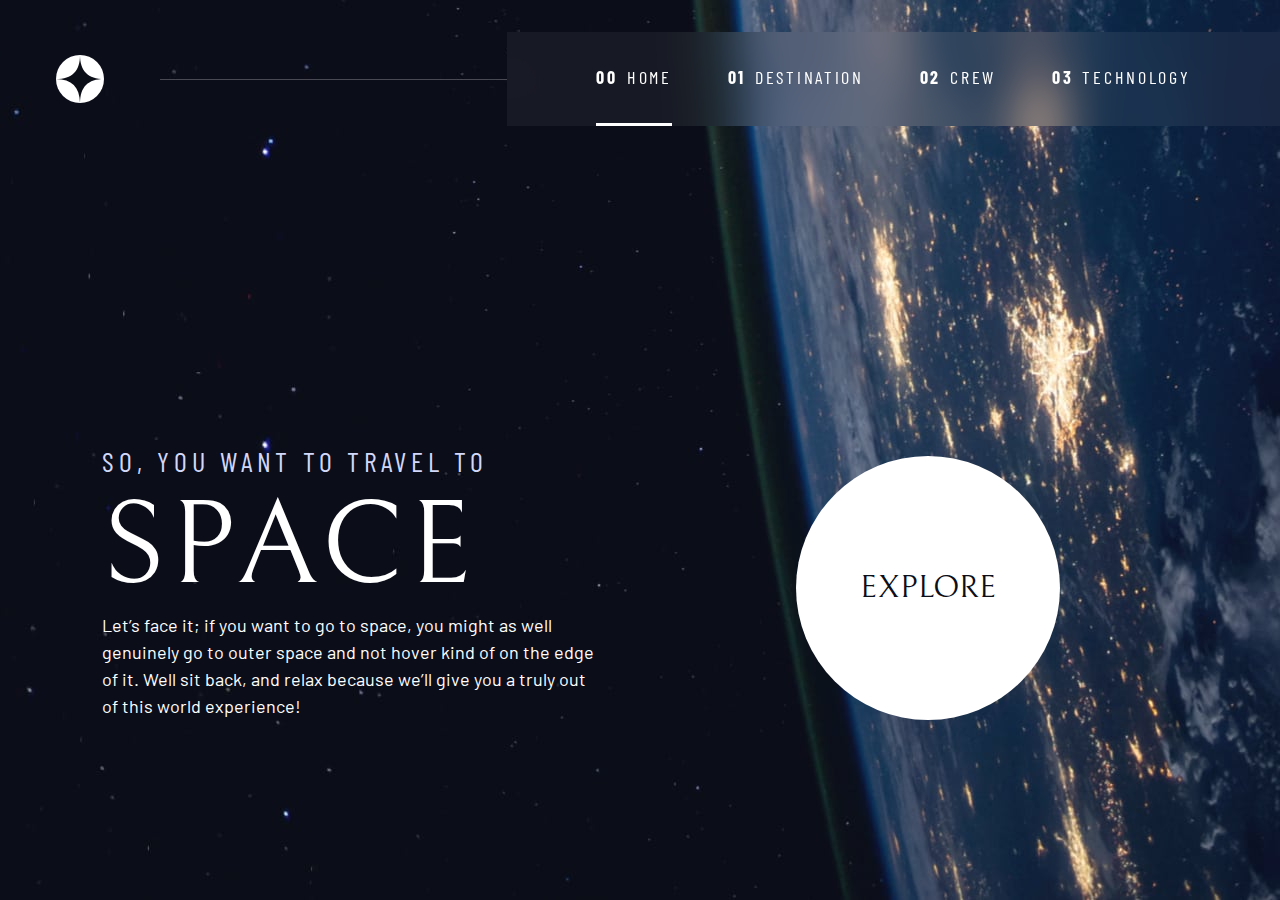
<file: index.html>
<!DOCTYPE html>
<html lang="en">

<head>
    <meta charset="UTF-8">
    <meta http-equiv="X-UA-Compatible" content="IE=edge">
    <meta name="viewport" content="width=device-width, initial-scale=1.0">
    <title>Document</title>
    <link rel="icon" type="image/png" sizes="32x32" href="./assets/favicon-32x32.png">
    <!-- Google fonts -->
    <link rel="preconnect" href="https://fonts.googleapis.com">
    <link rel="preconnect" href="https://fonts.gstatic.com" crossorigin>
    <link
        href="https://fonts.googleapis.com/css2?family=Barlow+Condensed:wght@400;700&family=Bellefair&family=Barlow:wght@400;700&display=swap"
        rel="stylesheet">


    <link rel="stylesheet" href="app.css">
</head>

<body class="home">
    <a class="skip-to-content" href="#main">Skip to content</a>
    <header class="primary-header flex">
        <div>
            <img src="./images/logo.svg" alt="space tourism logo" class="logo">
        </div>
        <button class="mobile-nav-toggle" aria-controls="primary-navigation"><span class="sr-only"
                aria-expanded="false">Menu</span></button>
        <nav>
            <ul id="primary-navigation" data-visible="false" class="primary-navigation underline-indicators flex">
                <li class="active"><a class="ff-sans-cond uppercase text-white letter-spacing-2" href="index.html"><span
                            aria-hidden="true">00</span>Home</a>
                <li><a class="ff-sans-cond uppercase text-white letter-spacing-2" href="destination.html"><span
                            aria-hidden="true">01</span>Destination</a>
                <li><a class="ff-sans-cond uppercase text-white letter-spacing-2" href="crew.html"><span
                            aria-hidden="true">02</span>Crew</a>
                <li><a class="ff-sans-cond uppercase text-white letter-spacing-2" href="technology.html"><span
                            aria-hidden="true">03</span>Technology</a>
            </ul>
        </nav>
    </header>

    <main id="main" class="grid-container grid-container--home">
        <div>
            <h1 class="text-accent fs-500 ff-sans-cond uppercase letter-spacing-1">So, you want to travel to
                <span class="fs-900 ff-serif text-white d-block">Space</span>
            </h1>
            <p>Let’s face it; if you want to go to space, you might as well genuinely go to
                outer space and not hover kind of on the edge of it. Well sit back, and relax
                because we’ll give you a truly out of this world experience! </p>
        </div>
        <div>
            <a href="destination.html" class="large-button uppercase ff-serif fs-600 text-dark bg-white">Explore</a>
        </div>
    </main>

    <script src="app.js"></script>
</body>

</html>
</file>
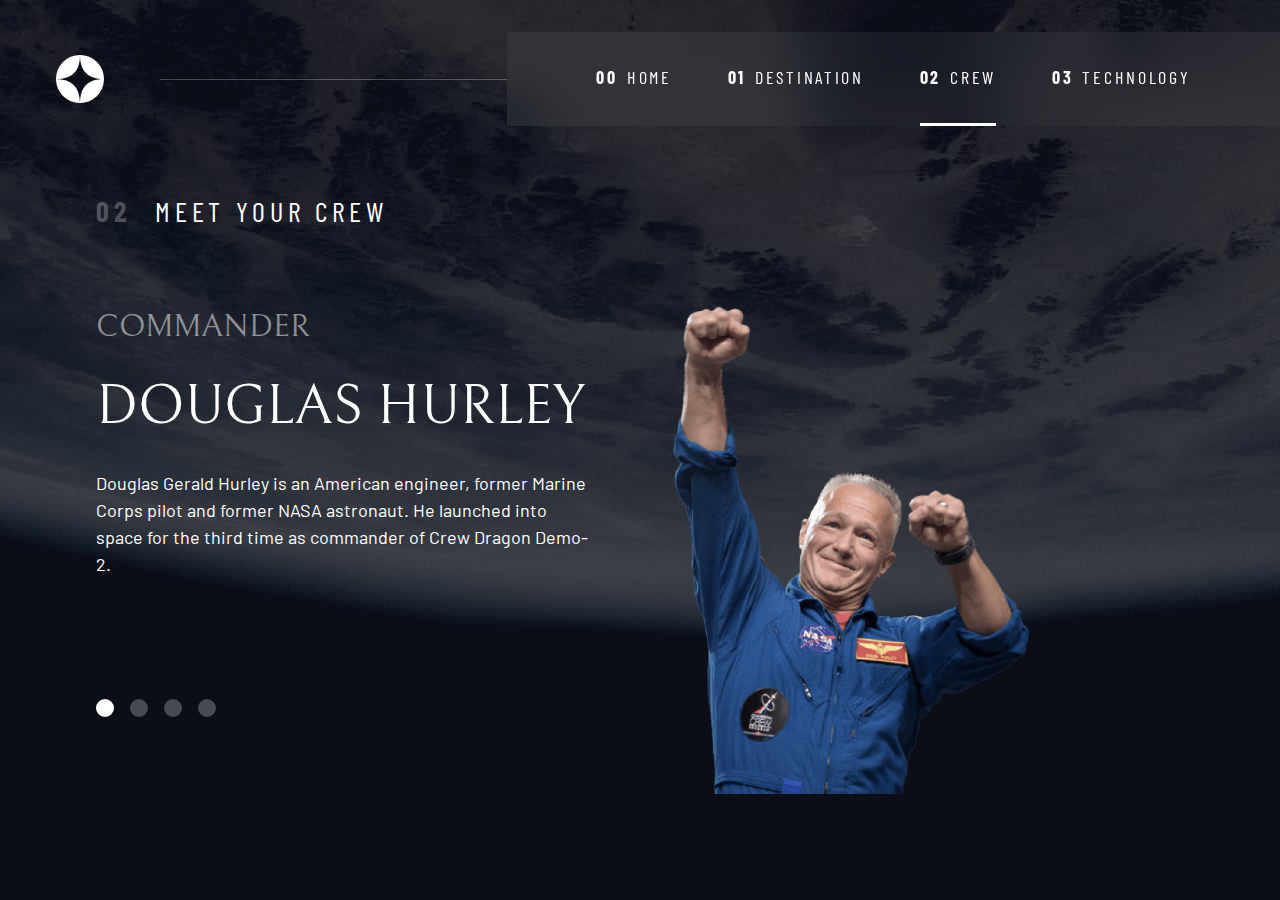
<file: crew.html>
<!DOCTYPE html>
<html lang="en">

<head>
    <meta charset="UTF-8">
    <meta http-equiv="X-UA-Compatible" content="IE=edge">
    <meta name="viewport" content="width=device-width, initial-scale=1.0">
    <title>Crew</title>
    <link rel="icon" type="image/png" sizes="32x32" href="./assets/favicon-32x32.png">
    <!-- Google fonts -->
    <link rel="preconnect" href="https://fonts.googleapis.com">
    <link rel="preconnect" href="https://fonts.gstatic.com" crossorigin>
    <link
        href="https://fonts.googleapis.com/css2?family=Barlow+Condensed:wght@400;700&family=Bellefair&family=Barlow:wght@400;700&display=swap"
        rel="stylesheet">

    <link rel="stylesheet" href="app.css">
</head>

<body class="crew">
    <header class="primary-header flex">
        <div>
            <img src="./images/logo.svg" alt="space tourism logo" class="logo">
        </div>
        <button class="mobile-nav-toggle" aria-controls="primary-navigation"><span class="sr-only"
                aria-expanded="false">Menu</span></button>
        <nav>
            <ul id="primary-navigation" data-visible="false" role="navList"
                class="primary-navigation underline-indicators flex">
                <li><a role="navL" class="ff-sans-cond uppercase text-white letter-spacing-2" href="index.html"><span
                            aria-hidden="true">00</span>Home</a>
                <li><a role="navL" class="ff-sans-cond uppercase text-white letter-spacing-2"
                        href="destination.html"><span aria-hidden="true">01</span>Destination</a>
                <li class="active"><a role="navL" class="ff-sans-cond uppercase text-white letter-spacing-2"
                        href="crew.html"><span aria-hidden="true">02</span>Crew</a>
                <li><a role="navL" class="ff-sans-cond uppercase text-white letter-spacing-2"
                        href="technology.html"><span aria-hidden="true">03</span>Technology</a>
            </ul>
        </nav>
    </header>

    <main id="main" class="flow grid-container grid-container--crew">
        <h1 class="numbered-title"><span aria-hidden="true">02</span> Meet your crew</h1>
        <div class="dot-indicators flex" role="tablist" aria-label="crew member list">
            <button aria-selected="true" aria-controls="commander-tab" role="tab" data-image="commander-image"
                tabindex="0"><span class="sr-only">The commander</span></button>
            <button aria-selected="false" aria-controls="mission-tab" role="tab" data-image="mission-image"
                tabindex="-1"><span class="sr-only">The mission specialist</span></button>
            <button aria-selected="false" aria-controls="pilot-tab" role="tab" data-image="pilot-image"
                tabindex="-1"><span class="sr-only">The pilot</span></button>
            <button aria-selected="false" aria-controls="crew-tab" role="tab" data-image="crew-image"
                tabindex="-1"><span class="sr-only">The crew engineer</span></button>
        </div>

        <!-- commander -->
        <article class="crew-details flow" id="commander-tab" role="tabpanel" tabindex="0">
            <header class="flow flow--space-small">
                <h2 class="fs-600 ff-serif uppercase">Commander</h2>
                <p class="fs-700 uppercase ff-serif">Douglas Hurley</p>
            </header>
            <p>Douglas Gerald Hurley is an American engineer, former Marine Corps pilot
                and former NASA astronaut. He launched into space for the third time as
                commander of Crew Dragon Demo-2.</p>
        </article>

        <!-- mission specialist -->
        <article hidden class="crew-details flow" id="mission-tab" role="tabpanel" tabindex="0">
            <header class="flow flow--space-small">
                <h2 class="fs-600 ff-serif uppercase">Mission Specialist</h2>
                <p class="fs-700 uppercase ff-serif">Mark SHuttleworth</p>
            </header>
            <p>Mark Richard Shuttleworth is the founder and CEO of Canonical, the company behind
                the Linux-based Ubuntu operating system. Shuttleworth became the first South
                African to travel to space as a space tourist.</p>
        </article>

        <!-- pilot -->
        <article hidden class="crew-details flow" id="pilot-tab" role="tabpanel" tabindex="0">
            <header class="flow flow--space-small">
                <h2 class="fs-600 ff-serif uppercase">Pilot</h2>
                <p class="fs-700 uppercase ff-serif">Victor Glover</p>
            </header>
            <p>Pilot on the first operational flight of the SpaceX Crew Dragon to the
                International Space Station. Glover is a commander in the U.S. Navy where
                he pilots an F/A-18.He was a crew member of Expedition 64, and served as a
                station systems flight engineer.</p>
        </article>

        <!-- engineer -->
        <article hidden class="crew-details flow" id="crew-tab" role="tabpanel" tabindex="0">
            <header class="flow flow--space-small">
                <h2 class="fs-600 ff-serif uppercase">Flight Engineer</h2>
                <p class="fs-700 uppercase ff-serif">Anousheh Ansari</p>
            </header>
            <p>Anousheh Ansari is an Iranian American engineer and co-founder of Prodea Systems.
                Ansari was the fourth self-funded space tourist, the first self-funded woman to
                fly to the ISS, and the first Iranian in space.</p>
        </article>


        <img id="commander-image" src="./images/crew/image-douglas-hurley.png" alt="the moon">
        <img id="mission-image" src="./images/crew/image-mark-shuttleworth.png" alt="the mars"
            style="visibility: hidden;">
        <img id="pilot-image" src="./images/crew/image-victor-glover.png" alt="the europa" style="visibility: hidden;">
        <img id="crew-image" src="./images/crew/image-anousheh-ansari.png" alt="the titan" style="visibility: hidden;">



    </main>


    <script src="app.js"></script>
    <script src="tab.js"></script>

</body>
</file>
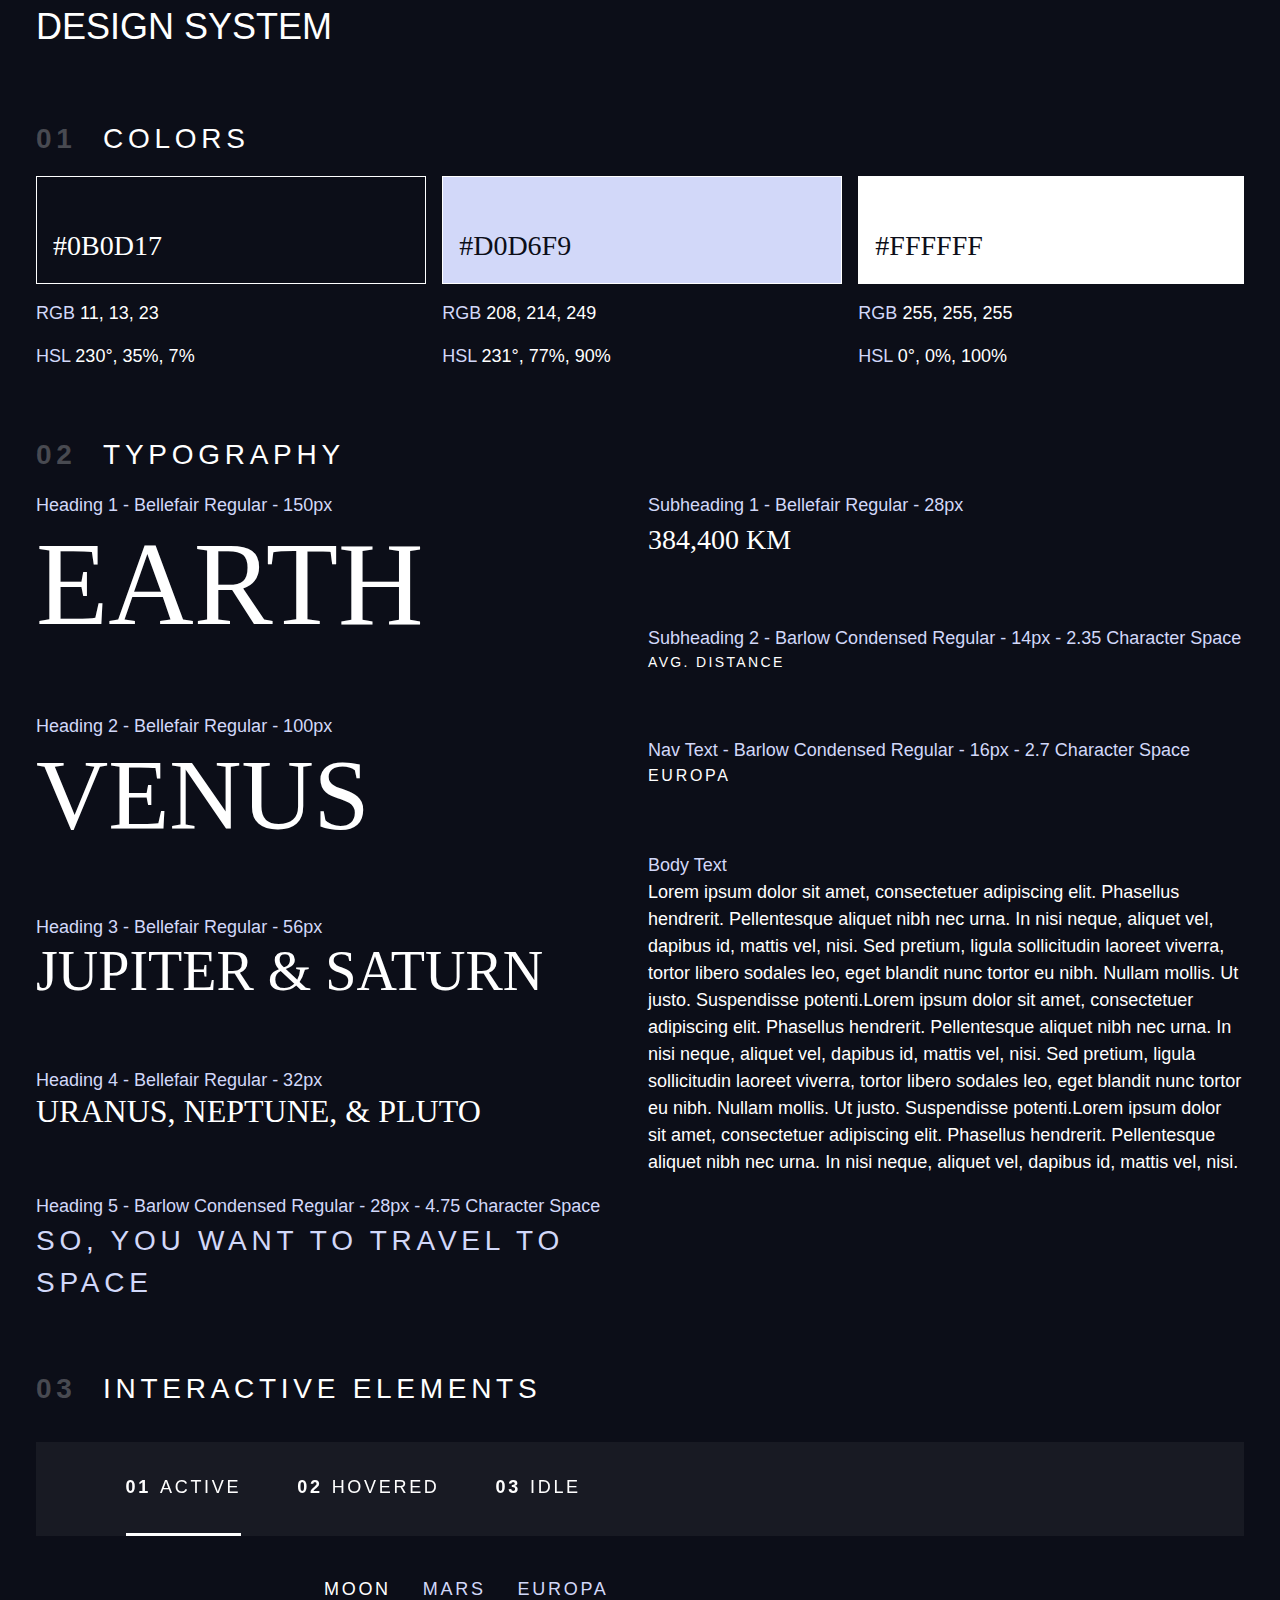
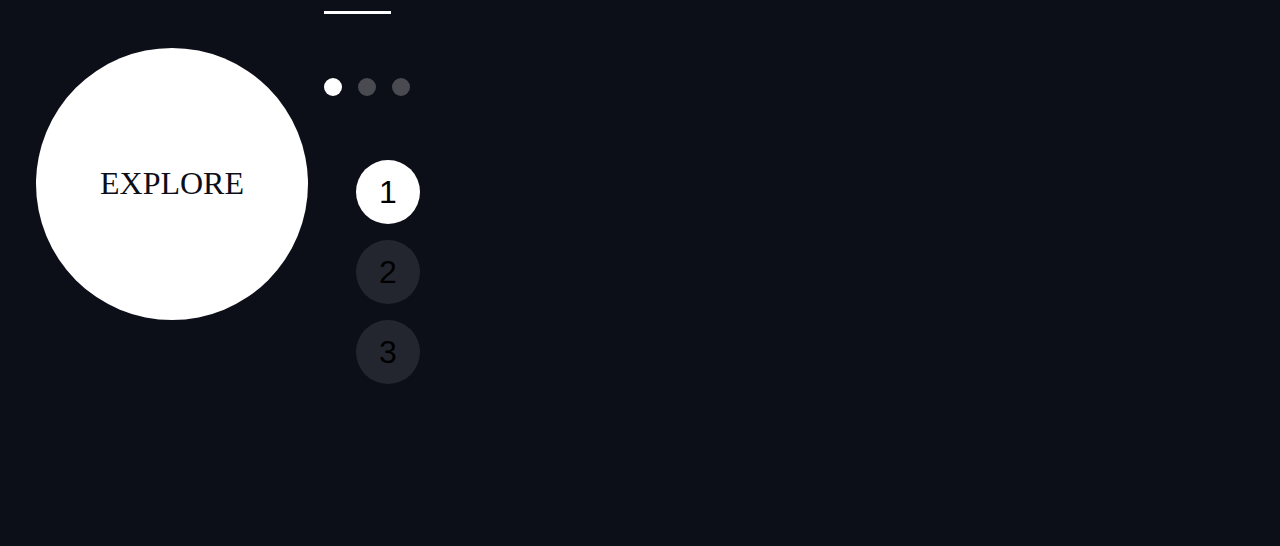
<file: design.html>
<!DOCTYPE html>
<html lang="en">

<head>
    <meta charset="UTF-8">
    <meta http-equiv="X-UA-Compatible" content="IE=edge">
    <meta name="viewport" content="width=device-width, initial-scale=1.0">


    <link rel="stylesheet" href="app.css">

    <title>Space_Website</title>
</head>

<body>

    <body class="bg-dark text-white">

        <div class="container flow">
            <h1 class="uppercase">Design system</h1>

            <section class="flow" id="colors" style="margin: 4rem 0">
                <h2 class="numbered-title"><span>01</span> colors</h2>
                <div class="flex">
                    <div class="flow" style="flex-grow: 1;">
                        <div class="bg-dark text-white ff-serif fs-500"
                            style="padding: 3rem 1rem 1rem; border: 1px solid white">#0B0D17</div>
                        <p><span class="text-accent">RGB</span> 11, 13, 23</p>
                        <p><span class="text-accent">HSL</span> 230°, 35%, 7%</p>
                    </div>
                    <div class="flow" style="flex-grow: 1;">
                        <div class="bg-accent text-dark ff-serif fs-500"
                            style="padding: 3rem 1rem 1rem; border: 1px solid white">#D0D6F9</div>
                        <p><span class="text-accent">RGB</span> 208, 214, 249</p>
                        <p><span class="text-accent">HSL</span> 231°, 77%, 90%</p>
                    </div>
                    <div class="flow" style="flex-grow: 1;">
                        <div class="bg-white text-dark ff-serif fs-500"
                            style="padding: 3rem 1rem 1rem; border: 1px solid white;">#FFFFFF</div>
                        <p><span class="text-accent">RGB</span> 255, 255, 255</p>
                        <p><span class="text-accent">HSL</span> 0°, 0%, 100%</p>
                    </div>
                </div>
            </section>

            <section class="flow" id="typography" style="margin: 4rem 0">
                <h2 class="numbered-title"><span>02 </span>Typography</h2>
                <div class="flex">
                    <div class="flow" style="flex-basis: 100%; --flow-space: 4rem;">
                        <div>
                            <p class="text-accent">Heading 1 - Bellefair Regular - 150px</p>
                            <p class="fs-900 ff-serif uppercase">Earth</p>
                        </div>
                        <div>
                            <p class="text-accent">Heading 2 - Bellefair Regular - 100px</p>
                            <p class="fs-800 ff-serif uppercase">Venus</p>
                        </div>
                        <div>
                            <p class="text-accent">Heading 3 - Bellefair Regular - 56px</p>
                            <p class="fs-700 ff-serif uppercase">Jupiter & Saturn</p>
                        </div>
                        <div>
                            <p class="text-accent">Heading 4 - Bellefair Regular - 32px</p>
                            <p class="fs-600 ff-serif uppercase">Uranus, Neptune, & Pluto</p>
                        </div>
                        <div>
                            <p class="text-accent">Heading 5 - Barlow Condensed Regular - 28px - 4.75 Character Space
                            </p>
                            <p class="text-accent fs-500 ff-sans-cond uppercase letter-spacing-1">So, you want to travel
                                to space</p>
                        </div>

                    </div>

                    <div class="flow" style="flex-basis: 100%; --flow-space: 4rem;">
                        <div>
                            <p class="text-accent">Subheading 1 - Bellefair Regular - 28px</p>
                            <p class="fs-500 ff-serif uppercase">384,400 km</p>
                        </div>
                        <div>
                            <p class="text-accent">Subheading 2 - Barlow Condensed Regular - 14px - 2.35 Character Space
                            </p>
                            <p class="fs-200 uppercase ff-sans-cond letter-spacing-3">Avg. Distance</p>
                        </div>
                        <div>
                            <p class="text-accent">Nav Text - Barlow Condensed Regular - 16px - 2.7 Character Space</p>
                            <p class="fs-300 uppercase ff-sans-cond letter-spacing-2">Europa</p>
                        </div>
                        <div>
                            <p class="text-accent">Body Text</p>
                            <p>Lorem ipsum dolor sit amet, consectetuer adipiscing elit. Phasellus hendrerit.
                                Pellentesque aliquet nibh nec urna. In nisi neque, aliquet vel, dapibus id, mattis vel,
                                nisi. Sed pretium, ligula sollicitudin laoreet viverra, tortor libero sodales leo, eget
                                blandit nunc tortor eu nibh. Nullam mollis. Ut justo. Suspendisse potenti.Lorem ipsum
                                dolor sit amet, consectetuer adipiscing elit. Phasellus hendrerit. Pellentesque aliquet
                                nibh nec urna. In nisi neque, aliquet vel, dapibus id, mattis vel, nisi. Sed pretium,
                                ligula sollicitudin laoreet viverra, tortor libero sodales leo, eget blandit nunc tortor
                                eu nibh. Nullam mollis. Ut justo. Suspendisse potenti.Lorem ipsum dolor sit amet,
                                consectetuer adipiscing elit. Phasellus hendrerit. Pellentesque aliquet nibh nec urna.
                                In nisi neque, aliquet vel, dapibus id, mattis vel, nisi. </p>
                        </div>
                    </div>
                </div>
            </section>

            <section class="flow" id="interactive-elements">
                <h2 class="numbered-title"><span>03</span> Interactive elements</h2>

                <!-- navigation -->
                <div>
                    <nav>
                        <ul class="primary-navigation underline-indicators flex">
                            <li class="active"><a class="uppercase text-white letter-spacing-2"
                                    href="#"><span>01</span>Active</a>
                            <li><a class="uppercase text-white letter-spacing-2" href="#"><span>02</span>Hovered</a>
                            <li><a class="uppercase text-white letter-spacing-2" href="#"><span>03</span>Idle</a>
                        </ul>
                    </nav>
                </div>

                <div class="flex">
                    <div style="margin-top: 5rem">
                        <!-- explore button -->
                        <a href="#" class="large-button uppercase ff-serif fs-600 text-dark bg-white">Explore</a>
                    </div>

                    <div class="flow" style="margin-bottom: 50vh; --flow-space: 4rem">
                        <!-- Tabs -->
                        <div class="tab-list underline-indicators flex">
                            <button aria-selected="true"
                                class="uppercase ff-sans-cond text-accent bg-dark letter-spacing-2">Moon</button>
                            <button aria-selected="false"
                                class="uppercase ff-sans-cond text-accent bg-dark letter-spacing-2">Mars</button>
                            <button aria-selected="false"
                                class="uppercase ff-sans-cond text-accent bg-dark letter-spacing-2">Europa</button>
                        </div>

                        <!-- Dots -->
                        <div class="dot-indicators flex">
                            <button aria-selected="true"><span class="sr-only">Slide title</span></button>
                            <button aria-selected="false"><span class="sr-only">Slide title</span></button>
                            <button aria-selected="false"><span class="sr-only">Slide title</span></button>
                        </div>

                        <!-- Numbers -->
                        <div class="number-indicators flex">
                            <button aria-selected="true"><span>1</span></button>
                            <button aria-selected="false"><span>2</span></button>
                            <button aria-selected="false"><span>3</span></button>
                        </div>

                    </div>
                </div>

            </section>


        </div>


    </body>

</html>
</file>
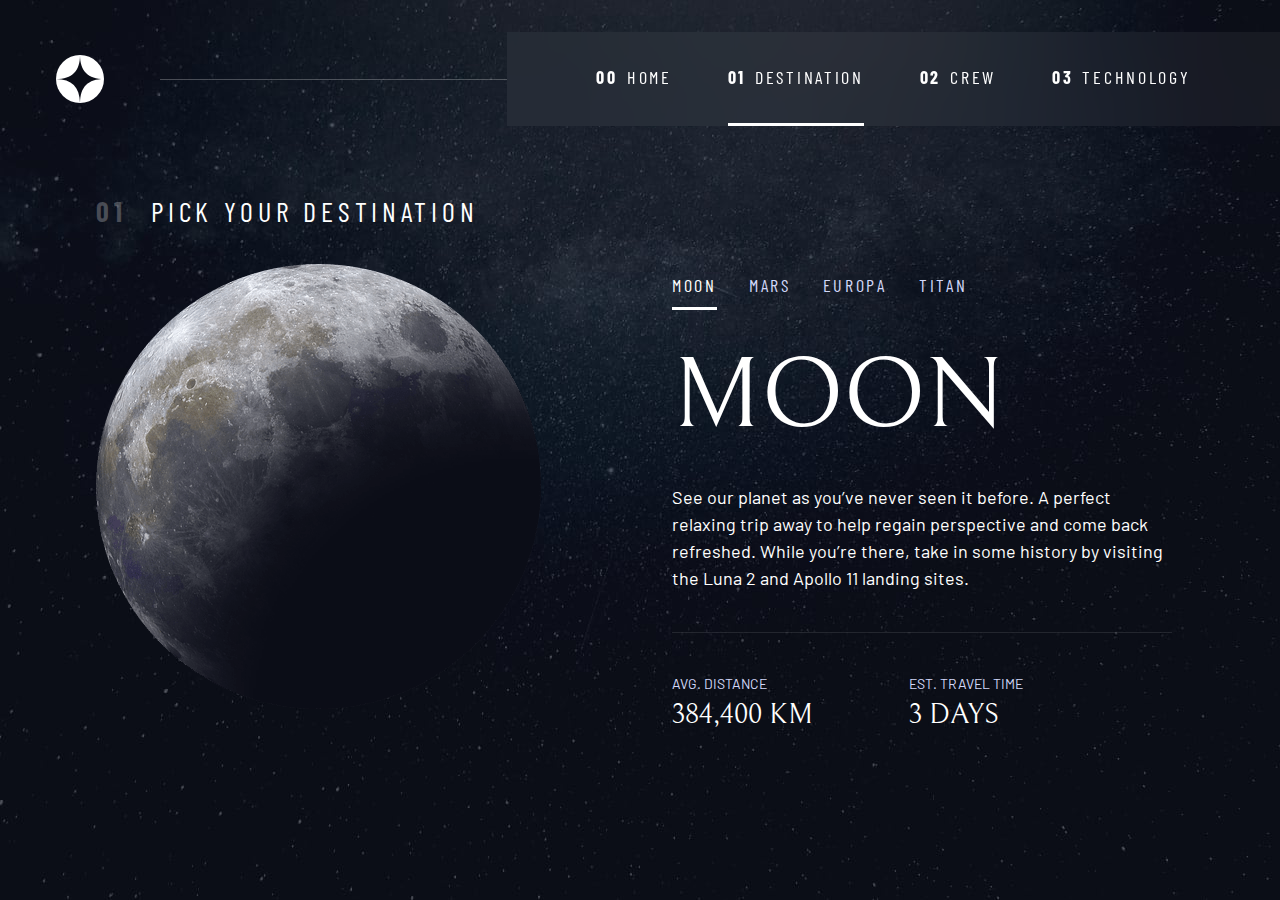
<file: destination.html>
<!DOCTYPE html>
<html lang="en">

<head>
    <meta charset="UTF-8">
    <meta http-equiv="X-UA-Compatible" content="IE=edge">
    <meta name="viewport" content="width=device-width, initial-scale=1.0">
    <title>Destination</title>
    <link rel="icon" type="image/png" sizes="32x32" href="./assets/favicon-32x32.png">
    <!-- Google fonts -->
    <link rel="preconnect" href="https://fonts.googleapis.com">
    <link rel="preconnect" href="https://fonts.gstatic.com" crossorigin>
    <link
        href="https://fonts.googleapis.com/css2?family=Barlow+Condensed:wght@400;700&family=Bellefair&family=Barlow:wght@400;700&display=swap"
        rel="stylesheet">

    <link rel="stylesheet" href="app.css">
</head>

<body class="destination">
    <header class="primary-header flex">
        <div>
            <img src="./images/logo.svg" alt="space tourism logo" class="logo">
        </div>
        <button class="mobile-nav-toggle" aria-controls="primary-navigation"><span class="sr-only"
                aria-expanded="false">Menu</span></button>
        <nav>
            <ul id="primary-navigation" data-visible="false" class="primary-navigation underline-indicators flex">
                <li><a class="ff-sans-cond uppercase text-white letter-spacing-2" href="index.html"><span
                            aria-hidden="true">00</span>Home</a>
                <li class="active"><a class="ff-sans-cond uppercase text-white letter-spacing-2"
                        href="destination.html"><span aria-hidden="true">01</span>Destination</a>
                <li><a class="ff-sans-cond uppercase text-white letter-spacing-2" href="crew.html"><span
                            aria-hidden="true">02</span>Crew</a>
                <li><a class="ff-sans-cond uppercase text-white letter-spacing-2" href="technology.html"><span
                            aria-hidden="true">03</span>Technology</a>
            </ul>
        </nav>
    </header>

    <main id="main" class="flow grid-container grid-container--destination">

        <h1 class="numbered-title"><span aria-hidden="true">01</span> Pick your destination</h1>

        <img id="moon-image" src="./images/destination/image-moon.png" alt="the moon">
        <img id="mars-image" src="./images/destination/image-mars.png" alt="the mars" style="visibility: hidden;">
        <img id="europa-image" src="./images/destination/image-europa.png" alt="the europa" style="visibility: hidden;">
        <img id="titan-image" src="./images/destination/image-titan.png" alt="the titan" style="visibility: hidden;">



        <div class="tab-list underline-indicators flex" role="tablist" aria-label="destination list">
            <button aria-selected="true" role="tab" aria-controls="moon-tab"
                class="uppercase ff-sans-cond text-accent letter-spacing-2" tabindex="0"
                data-image="moon-image">Moon</button>
            <button aria-selected="false" role="tab" aria-controls="mars-tab"
                class="uppercase ff-sans-cond text-accent letter-spacing-2" tabindex="-1"
                data-image="mars-image">Mars</button>
            <button aria-selected="false" role="tab" aria-controls="europa-tab"
                class="uppercase ff-sans-cond text-accent letter-spacing-2" tabindex="-1"
                data-image="europa-image">Europa</button>
            <button aria-selected="false" role="tab" aria-controls="titan-tab"
                class="uppercase ff-sans-cond text-accent letter-spacing-2" tabindex="-1"
                data-image="titan-image">Titan</button>
        </div>

        <!-- The moon -->
        <article class="destination-info flow" id="moon-tab" tabindex="0" role="tabpanel">
            <h2 class="fs-800 uppercase ff-serif">Moon</h2>

            <p>See our planet as you’ve never seen it before. A perfect relaxing trip away to help
                regain perspective and come back refreshed. While you’re there, take in some history
                by visiting the Luna 2 and Apollo 11 landing sites.</p>

            <div class="destination-meta flex">
                <div>
                    <h3 class="text-accent fs-200 uppercase">Avg. distance</h3>
                    <p class="ff-serif uppercase">384,400 km</p>
                </div>
                <div>
                    <h3 class="text-accent fs-200 uppercase">Est. travel time</h3>
                    <p class="ff-serif uppercase">3 days</p>
                </div>
            </div>
        </article>

        <!-- Mars -->
        <article hidden class="destination-info flow" id="mars-tab" tabindex="0" role="tabpanel">
            <h2 class="fs-800 uppercase ff-serif">Mars</h2>

            <p>Don’t forget to pack your hiking boots. You’ll need them to tackle Olympus Mons,
                the tallest planetary mountain in our solar system. It’s two and a half times
                the size of Everest!</p>

            <div class="destination-meta flex">
                <div>
                    <h3 class="text-accent fs-200 uppercase">Avg. distance</h3>
                    <p class="ff-serif uppercase">225 mil. km</p>
                </div>
                <div>
                    <h3 class="text-accent fs-200 uppercase">Est. travel time</h3>
                    <p class="ff-serif uppercase">9 months</p>
                </div>
            </div>
        </article>

        <!-- Europa -->
        <article hidden class="destination-info flow" id="europa-tab" tabindex="0" role="tabpanel">
            <h2 class="fs-800 uppercase ff-serif">Europa</h2>

            <p>The smallest of the four Galilean moons orbiting Jupiter, Europa is a
                winter lover’s dream. With an icy surface, it’s perfect for a bit of
                ice skating, curling, hockey, or simple relaxation in your snug
                wintery cabin.</p>
            <div class="destination-meta flex">
                <div>
                    <h3 class="text-accent fs-200 uppercase">Avg. distance</h3>
                    <p class="ff-serif uppercase">628 mil. km</p>
                </div>
                <div>
                    <h3 class="text-accent fs-200 uppercase">Est. travel time</h3>
                    <p class="ff-serif uppercase">3 years</p>
                </div>
            </div>
        </article>

        <!-- Titan -->
        <article hidden class="destination-info flow" id="titan-tab" tabindex="0" role="tabpanel">
            <h2 class="fs-800 uppercase ff-serif">Titan</h2>

            <p>The only moon known to have a dense atmosphere other than Earth, Titan
                is a home away from home (just a few hundred degrees colder!). As a
                bonus, you get striking views of the Rings of Saturn.</p>

            <div class="destination-meta flex">
                <div>
                    <h3 class="text-accent fs-200 uppercase">Avg. distance</h3>
                    <p class="ff-serif uppercase">1.6 bil. km</p>
                </div>
                <div>
                    <h3 class="text-accent fs-200 uppercase">Est. travel time</h3>
                    <p class="ff-serif uppercase">7 years</p>
                </div>
            </div>
        </article>
    </main>


    <script src="app.js"></script>
    <script src="tab.js"></script>
</body>

</html>
</file>
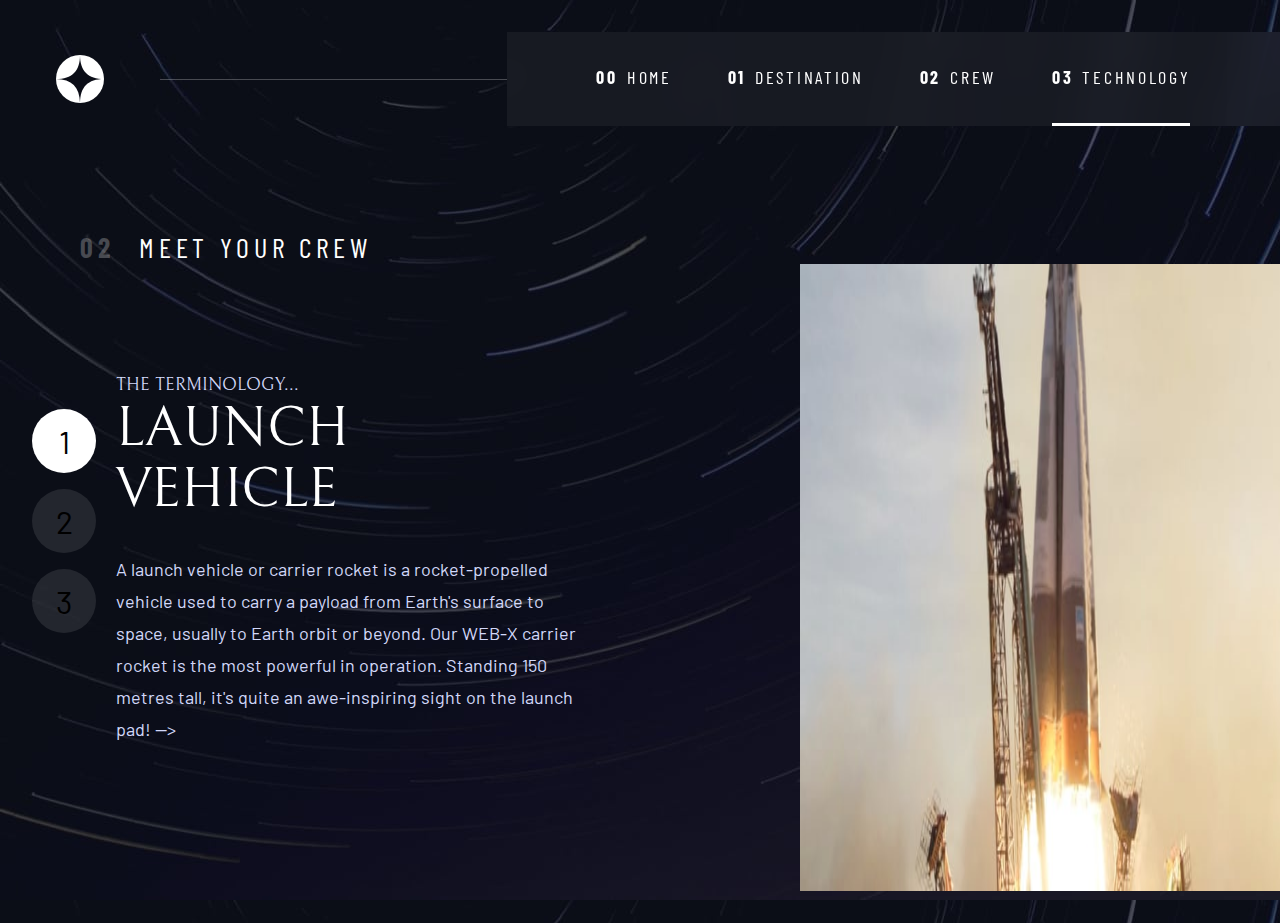
<file: technology.html>
<!DOCTYPE html>
<html lang="en">

<head>
    <meta charset="UTF-8">
    <meta http-equiv="X-UA-Compatible" content="IE=edge">
    <meta name="viewport" content="width=device-width, initial-scale=1.0">
    <title>Technology</title>
    <link rel="icon" type="image/png" sizes="32x32" href="./assets/favicon-32x32.png">
    <!-- Google fonts -->
    <link rel="preconnect" href="https://fonts.googleapis.com">
    <link rel="preconnect" href="https://fonts.gstatic.com" crossorigin>
    <link
        href="https://fonts.googleapis.com/css2?family=Barlow+Condensed:wght@400;700&family=Bellefair&family=Barlow:wght@400;700&display=swap"
        rel="stylesheet">

    <link rel="stylesheet" href="app.css">
</head>

<body class="technology">
    <header class="primary-header flex">
        <div>
            <img src="./images/logo.svg" alt="space tourism logo" class="logo">
        </div>
        <button class="mobile-nav-toggle" aria-controls="primary-navigation"><span class="sr-only"
                aria-expanded="false">Menu</span></button>
        <nav>
            <ul id="primary-navigation" data-visible="false" role="navList"
                class="primary-navigation underline-indicators flex">
                <li><a role="navL" class="ff-sans-cond uppercase text-white letter-spacing-2" href="index.html"><span
                            aria-hidden="true">00</span>Home</a>
                <li><a role="navL" class="ff-sans-cond uppercase text-white letter-spacing-2"
                        href="destination.html"><span aria-hidden="true">01</span>Destination</a>
                <li><a role="navL" class="ff-sans-cond uppercase text-white letter-spacing-2" href="crew.html"><span
                            aria-hidden="true">02</span>Crew</a>
                <li class="active"><a role="navL" class="ff-sans-cond uppercase text-white letter-spacing-2"
                        href="technology.html"><span aria-hidden="true">03</span>Technology</a>
            </ul>
        </nav>
    </header>

    <main id="main" class=" grid--men flow grid-container grid-container--technology">
        <h1 class="numbered-title"><span aria-hidden="true">02</span> Meet your crew</h1>

        <div class="number-indicators flex" role="tablist" aria-label="crew member list">
            <button aria-selected="true" aria-controls="commander-tab" role="tab" data-image="commander-image"
                tabindex="0"><span>1</span></button>
            <button aria-selected="false" aria-controls="mission-tab" role="tab" data-image="mission-image"
                tabindex="-1"><span>2</span></button>
            <button aria-selected="false" aria-controls="pilot-tab" role="tab" data-image="pilot-image"
                tabindex="-1"><span>3</span></button>
        </div>

        <!-- vehicle-->
        <article class="technology-details flow" id="commander-tab" role="tabpanel" tabindex="0">
            <header class="">
                <h2 class=" text-accent fs-400 ff-serif uppercase">The terminology...</h2>
                <p class="fs-700 uppercase ff-serif">Launch vehicle</p>
            </header>
            <p class="para text-accent"> A launch vehicle or carrier rocket is a rocket-propelled vehicle used to carry
                a
                payload from Earth's surface to space, usually to Earth orbit or beyond. Our
                WEB-X carrier rocket is the most powerful in operation. Standing 150 metres tall,
                it's quite an awe-inspiring sight on the launch pad! --></p>
        </article>

        <!-- space -->
        <article hidden class="technology-details flow" id="mission-tab" role="tabpanel" tabindex="0">
            <header class="">
                <h2 class=" text-accent fs-400 ff-serif uppercase">The terminology...</h2>
                <p class="fs-700 uppercase ff-serif">Spaceport</p>
            </header>
            <p class="para text-accent"> A spaceport or cosmodrome is a site for launching (or receiving) spacecraft,
                by analogy to the seaport for ships or airport for aircraft. Based in the
                famous Cape Canaveral, our spaceport is ideally situated to take advantage
                of the Earth’s rotation for launch.</p>
        </article>

        <!-- capsule -->
        <article hidden class="technology-details flow" id="pilot-tab" role="tabpanel" tabindex="0">
            <header class="">
                <h2 class=" text-accent fs-400 ff-serif uppercase">The terminology...</h2>
                <p class=" fs-700 uppercase ff-serif">Space capsule</p>
            </header>
            <p class="para text-accent"> A space capsule is an often-crewed spacecraft that uses a blunt-body reentry
                capsule to reenter the Earth's atmosphere without wings. Our capsule is where
                you'll spend your time during the flight. It includes a space gym, cinema,
                and plenty of other activities to keep you entertained.</p>
        </article>



        <img id="commander-image" src="./images/technology/image-launch-vehicle-landscape.jpg" alt="">
        <img id="mission-image" src="./images/technology/image-spaceport-landscape.jpg" alt=""
            style="visibility: hidden;">
        <img id="pilot-image" src="./images/technology/image-space-capsule-landscape.jpg" alt=""
            style="visibility: hidden;">

    </main>


    <script src="app.js"></script>
    <script src="tech.js"></script>
</body>
</file>
<file: app.css>
/* ------------------- */
/* Custom properties   */
/* ------------------- */

:root {
    /* colors */
    --clr-dark: 230 35% 7%;
    --clr-light: 231 77% 90%;
    --clr-white: 0 0% 100%;

    /* font-sizes */
    --fs-900: clamp(5rem, 8vw + 1rem, 9.375rem);
    --fs-800: 3.5rem;
    --fs-700: 1.5rem;
    --fs-600: 1rem;
    --fs-500: 1rem;
    --fs-400: 0.9375rem;
    --fs-300: 1rem;
    --fs-200: 0.875rem;

    /* font-families */
    --ff-serif: "Bellefair", serif;
    --ff-sans-cond: "Barlow Condensed", sans-serif;
    --ff-sans-normal: "Barlow", sans-serif;
}

@media (min-width: 35em) {
    :root {
        --fs-800: 5rem;
        --fs-700: 2.5rem;
        --fs-600: 1.5rem;
        --fs-500: 1.25rem;
        --fs-400: 1rem;
    }
}

@media (min-width: 45em) {
    :root {
        /* font-sizes */
        --fs-800: 6.25rem;
        --fs-700: 3.5rem;
        --fs-600: 2rem;
        --fs-500: 1.75rem;
        --fs-400: 1.125rem;
    }
}






/* ------------------- */
/* Reset               */
/* ------------------- */

/* https://piccalil.li/blog/a-modern-css-reset/ */

/* Box sizing */
*,
*::before,
*::after {
    box-sizing: border-box;
}

/* Reset margins */
body,
h1,
h2,
h3,
h4,
h5,
p,
figure,
picture {
    margin: 0;
}

h1,
h2,
h3,
h4,
h5,
h6,
p {
    font-weight: 400;
}

/* set up the body */
body {
    font-family: var(--ff-sans-normal);
    font-size: var(--fs-400);
    color: hsl(var(--clr-white));
    background-color: hsl(var(--clr-dark));
    line-height: 1.5;
    min-height: 100vh;
    display: grid;
    grid-template-rows: min-content 1fr;
    overflow-x: hidden;
}

/* make images easier to work with */
img,
picutre {
    max-width: 100%;
    display: block;
}

/* make form elements easier to work with */
input,
button,
textarea,
select {
    font: inherit;
}

/* remove animations for people who've turned them off */
@media (prefers-reduced-motion: reduce) {

    *,
    *::before,
    *::after {
        animation-duration: 0.01ms !important;
        animation-iteration-count: 1 !important;
        transition-duration: 0.01ms !important;
        scroll-behavior: auto !important;
    }
}


/* ------------------- */
/* Utility classes     */
/* ------------------- */

/* general */

.flex {
    display: flex;
    gap: var(--gap, 1rem);
}

.grid {
    display: grid;
    gap: var(--gap, 1rem);
}

.d-block {
    display: block;
}

.flow>*:where(:not(:first-child)) {
    margin-top: var(--flow-space, 1rem);
}



.container {
    padding-inline: 2em;
    margin-inline: auto;
    max-width: 80rem;
}

.sr-only {
    position: absolute;
    width: 1px;
    height: 1px;
    padding: 0;
    margin: -1px;
    overflow: hidden;
    clip: rect(0, 0, 0, 0);
    white-space: nowrap;
    /* added line */
    border: 0;
}


.skip-to-content {
    position: absolute;
    z-index: 9999;
    background: hsl(var(--clr-white));
    color: hsl(var(--clr-dark));
    padding: .5em 1em;
    margin-inline: auto;
    transform: translateY(-100%);
    transition: transform 250ms ease-in;
}

.skip-to-content:focus {
    transform: translateY(0);
}

/* colors */

.bg-dark {
    background-color: hsl(var(--clr-dark));
}

.bg-accent {
    background-color: hsl(var(--clr-light));
}

.bg-white {
    background-color: hsl(var(--clr-white));
}

.text-dark {
    color: hsl(var(--clr-dark));
}

.text-accent {
    color: hsl(var(--clr-light));
}

.text-white {
    color: hsl(var(--clr-white));
}

/* typography */

.ff-serif {
    font-family: var(--ff-serif);
}

.ff-sans-cond {
    font-family: var(--ff-sans-cond);
}

.ff-sans-normal {
    font-family: var(--ff-sans-normal);
}

.letter-spacing-1 {
    letter-spacing: 4.75px;
}

.letter-spacing-2 {
    letter-spacing: 2.7px;
}

.letter-spacing-3 {
    letter-spacing: 2.35px;
}

.uppercase {
    text-transform: uppercase;
}

.fs-900 {
    font-size: var(--fs-900);
}

.fs-800 {
    font-size: var(--fs-800);
}

.fs-700 {
    font-size: var(--fs-700);
}

.fs-600 {
    font-size: var(--fs-600);
}

.fs-500 {
    font-size: var(--fs-500);
}

.fs-400 {
    font-size: var(--fs-400);
}

.fs-300 {
    font-size: var(--fs-300);
}

.fs-200 {
    font-size: var(--fs-200);
}

.fs-900,
.fs-800,
.fs-700,
.fs-600 {
    line-height: 1.1;
}

.numbered-title {
    font-family: var(--ff-sans-cond);
    font-size: var(--fs-500);
    text-transform: uppercase;
    letter-spacing: 4.72px;
}

.numbered-title span {
    margin-right: .5em;
    font-weight: 700;
    color: hsl(var(--clr-white) / .25);
}


/* ------------------- */
/* Compontents         */
/* ------------------- */

.large-button {
    font-size: 2rem;
    position: relative;
    z-index: 1;
    display: inline-grid;
    place-items: center;
    padding: 0 2em;
    border-radius: 50%;
    aspect-ratio: 1;
    text-decoration: none;
}

.large-button::after {
    content: '';
    position: absolute;
    z-index: -1;
    width: 100%;
    height: 100%;
    background: hsl(var(--clr-white) / .1);
    border-radius: 50%;
    opacity: 0;
    transition: opacity 500ms linear, transform 750ms ease-in-out;
}

.large-button:hover::after,
.large-button:focus::after {
    opacity: 1;
    transform: scale(1.5);
}

.logo {
    margin: 1.5rem clamp(1.5rem, 5vw, 3.5rem);
}

.primary-header {
    justify-content: space-between;
    align-items: center;
}

/* primary header */

.primary-navigation {
    --gap: clamp(1.5rem, 5vw, 3.5rem);
    --underline-gap: 2rem;
    list-style: none;
    padding: 0;
    margin: 0;
    background: hsl(var(--clr-dark) / 0.95);
}

.primary-navigation a {
    text-decoration: none;
}

.primary-navigation a>span {
    font-weight: 700;
    margin-right: .5em;
}

@supports (backdrop-filter: blur(1.5rem)) {
    .primary-navigation {
        background: hsl(var(--clr-white) / 0.05);
        backdrop-filter: blur(1.5rem);
    }
}

.mobile-nav-toggle {
    display: none;
}

@media (max-width: 35rem) {
    .primary-navigation {
        --underline-gap: 0.5rem;
        position: fixed;
        z-index: 1000;
        inset: 0 0 0 30%;
        list-style: none;
        padding: min(20rem, 15vh) 2rem;
        margin: 0;
        flex-direction: column;
        transform: translateX(100%);
        transition: transform 500ms ease-in-out;
    }

    .primary-navigation[data-visible="true"] {
        transform: translateX(0);
    }

    .close {
        background-image: url(./images/close.svg);
    }

    .mobile-nav-toggle {
        cursor: pointer;
        display: block;
        position: absolute;
        z-index: 2000;
        right: 1rem;
        top: 2rem;
        background: transparent;
        background-image: url(./images/hamburger.svg);
        background-position: center center;
        background-repeat: no-repeat;
        width: 1.5rem;
        aspect-ratio: 1;
        border: 0;

    }

    /* .mobile-nav-toggle[aria-expanded="true"] {
        background-image: url(./images/close.svg);
    } */

    /* .mobile-nav-toggle:focus {
        outline: 5px solid red;
        outline-offset: 5px;
    } */

}

@media (min-width: 35em) {
    .primary-navigation {
        padding-inline: clamp(3rem, 7vw, 7rem);
    }
}


@media (min-width: 35em) and (max-width: 45em) {


    .primary-navigation a>span {
        display: none;
    }
}






.underline-indicators>* {
    cursor: pointer;
    padding: var(--underline-gap, 0.5rem) 0;
    border: 0;
    border-bottom: .2rem solid hsl(var(--clr-white) / 0);
    background-color: transparent;
}

.underline-indicators>*:hover,
.underline-indicators>*:focus {
    border-color: hsl(var(--clr-white) / .5);
}

.underline-indicators>[aria-selected="true"] {
    color: hsl(var(--clr-white) / 1);
    border-color: hsl(var(--clr-white) / 1);
}



@media (min-width: 35rem) {

    .underline-indicators>.active,
    .underline-indicators>[aria-selected="true"] {
        color: hsl(var(--clr-white) / 1);
        border-color: hsl(var(--clr-white) / 1);
    }
}

.number-indicators {
    font-size: 1.5rem;
    text-decoration: none;
    z-index: 1;
    place-items: center;
    /* padding: 0 2em; */
}

.number-indicators>* {
    width: 2em;
    height: 2em;
    cursor: pointer;
    border: 0;
    border-radius: 50%;
    background-color: hsl(var(--clr-white) / 0.1);
}



.number-indicators>*:hover,
.number-indicators>*:focus {
    background-color: hsl(var(--clr-white) / .5);
}

.number-indicators>[aria-selected="true"] {
    background-color: hsl(var(--clr-white) / 1);
}

.dot-indicators>* {
    cursor: pointer;
    border: 0;
    border-radius: 50%;
    padding: .5em;
    background-color: hsl(var(--clr-white) / .25);
}

.tab-list {
    --gap: 2rem;
}

.dot-indicators>* {
    cursor: pointer;
    border: 0;
    border-radius: 50%;
    padding: .5em;
    background-color: hsl(var(--clr-white) / .25);
}

.dot-indicators>*:hover,
.dot-indicators>*:focus {
    background-color: hsl(var(--clr-white) / .5);
}

.dot-indicators>[aria-selected="true"] {
    background-color: hsl(var(--clr-white) / 1);
}


/* ----------------------------- */
/* Page specific background      */
/* ----------------------------- */
body {
    background-size: cover;
    background-position: bottom center;
}

/* home */
.home {
    background-image: url(./images/b-mobile.jpg);
}

@media (min-width: 35em) {
    .home {
        background-position: center center;
        background-image: url(./images/b-tablet.jpg);
    }
}

@media (min-width: 45em) {
    .home {
        background-image: url(./images/b-desktop.jpg);
    }

    .primary-navigation {
        /* padding-inline: 4rem; */
        margin-block: 2rem;
    }

    .primary-header::after {
        content: '';
        display: block;
        position: relative;
        height: 1px;
        width: 100%;
        background: hsl(var(--clr-white) / .25);
        order: 1;
        left: 2rem;
    }

    nav {
        order: 2;
    }
}

.crew {
    background-image: url(./images/crew/background-crew-mobile.jpg);
}

@media (min-width: 35rem) {
    .crew {
        background-position: center center;
        background-image: url(./images/crew/background-crew-tablet.jpg);
    }
}

@media (min-width: 45rem) {
    .crew {
        background-image: url(./images/crew/background-crew-desktop.jpg);
    }
}

.destination {
    background-image: url(./images/destination/background-destination-mobile.jpg);
}

@media (min-width: 35rem) {
    .destination {
        background-position: center center;
        background-image: url(./images/destination/background-destination-tablet.jpg);
    }
}

@media (min-width: 45rem) {
    .destination {
        background-image: url(./images/destination/background-destination-desktop.jpg);
    }
}

.technology {
    background-image: url(./images/technology/background-technology-mobile.jpg);
}

@media (min-width: 35rem) {
    .technology {
        background-position: center center;
        background-image: url(./images/technology/background-technology-tablet.jpg);
    }
}

@media (min-width: 45rem) {
    .technology {
        background-image: url(./images/technology/background-technology-desktop.jpg);
    }
}




.grid-container {
    display: grid;
    text-align: center;
    place-items: center;
    padding-inline: 1rem;
    padding-bottom: 3rem;
}

.numbered-title {
    grid-area: title;
}


.grid-container>* {
    max-width: 50ch;
    /* outline: 3px solid limegreen; */
    /* place-items: center; */

}

/* destination layout */

.grid-container--destination {
    --flow-space: 2rem;
    grid-template-areas:
        'title'
        'image'
        'tabs'
        'content';
}


.grid-container--destination>img {
    grid-area: image;
    max-width: 60%;
    align-self: start;
}

.grid-container--destination>.tab-list {
    grid-area: tabs;
}

.grid-container--destination>.destination-info {
    grid-area: content;
}

.destination-meta {
    flex-direction: column;
    border-top: 1px solid hsl(var(--clr-white) / .1);
    padding-top: 2.5rem;
    margin-top: 2.5rem;
}


.destination-meta p {
    font-size: 1.75rem;
}

/* technology layout */



/* ---------------- */
.grid-container--technology {
    padding-inline: 0;
    justify-content: center;
    --flow-space: 2rem;
    grid-template-areas:
        'title'
        'image'
        'tabs'
        'content';
}

.grid-container--technology>img {
    grid-area: image;
    max-width: 100%;
    border-bottom: 1px solid hsl(var(--clr-white) / .1);
}

.grid-container--technology>.number-indicators {
    grid-area: tabs;
}

.grid-container--technology>.technology-details {
    grid-area: content;
}

.grid-container--technology .para {
    line-height: 2rem;
}



/* crew layout */

.grid-container--crew {
    --flow-space: 2rem;
    grid-template-areas:
        'title'
        'image'
        'tabs'
        'content';
}

.grid-container--crew>img {
    grid-area: image;
    max-width: 60%;
    border-bottom: 1px solid hsl(var(--clr-white) / .1);
}

.grid-container--crew>.dot-indicators {
    grid-area: tabs;
}

.grid-container--crew>.crew-details {
    grid-area: content;
}

.crew-details h2 {
    color: hsl(var(--clr-white) / .5);
    margin-bottom: 0.5rem;
}



@media (min-width: 35em) {
    .numbered-title {
        justify-self: start;
        margin-top: 2rem;
    }

    .destination-meta {
        flex-direction: row;
        justify-content: space-evenly
    }

    .grid-container--crew {
        padding-bottom: 0;
        grid-template-areas:
            'title'
            'content'
            'tabs'
            'image';
    }

    .grid-container--technology .numbered-title {
        padding-left: 2rem;
    }
}

.grid-container--destination {
    grid-template-areas:
        'title'
        'image'
        'tabs'
        'content';
}

.grid-container--destination>img {
    grid-area: image;
    max-width: 60%;
}



@media (min-width: 45em) {
    .grid-container {
        column-gap: var(--container-gap, 4rem);
        grid-template-columns: minmax(1rem, 1fr) repeat(2, minmax(0, 40rem)) minmax(1rem, 1fr);
        text-align: left;
    }

    .grid-container--home {
        padding-bottom: max(6rem, 20vh);
        align-items: end;
    }

    .grid-container--home>*:first-child {
        grid-column: 2;
    }

    .grid-container--home>*:last-child {
        grid-column: 3;
    }

    .grid-container--destination {

        justify-items: start;
        align-content: start;
        grid-template-areas:
            '. title title .'
            '. image tabs .'
            '. image content .'
    }

    .grid-container--destination>img {
        max-width: 90%;
    }

    .destination-meta {
        --gap: 6rem;
        justify-content: start;


    }

    .grid-container--crew {
        justify-items: start;
        align-content: start;
        grid-template-areas:
            '. title title .'
            '. content image .'
            '.tabs image .'
    }



    .grid-container--crew>img {
        max-width: 70%;
        border: none;
        align-self: flex-end
    }


    .grid-container--crew>.dot-indicators {
        margin-bottom: 2rem;
    }


    .grid-container--technology {
        justify-items: start;

        /* align-content: start; */
        grid-template-areas:
            '. title title .'
            '. content image .'
            '.tabs image .'
    }

    .grid-container--technology .numbered-title {
        padding-left: 0;
    }

    .grid-container--technology .technology-details {
        padding-left: 2em;
    }



    .grid-container--technology>img {
        max-width: 100%;
        height: 120%;
        padding-bottom: 2rem;
        border: none;

    }

    .number-indicators {
        display: inline-grid;
        position: absolute;
        margin-left: 2rem;
        font-size: 2rem;
        padding-right: 1rem;
    }

    .grid-container--technology>img {
        grid-column: 3;
        position: relative;
        margin-left: 8rem;
    }

}



/* [role="tab"]:focus {
    color: limegreen;
} */
</file>
